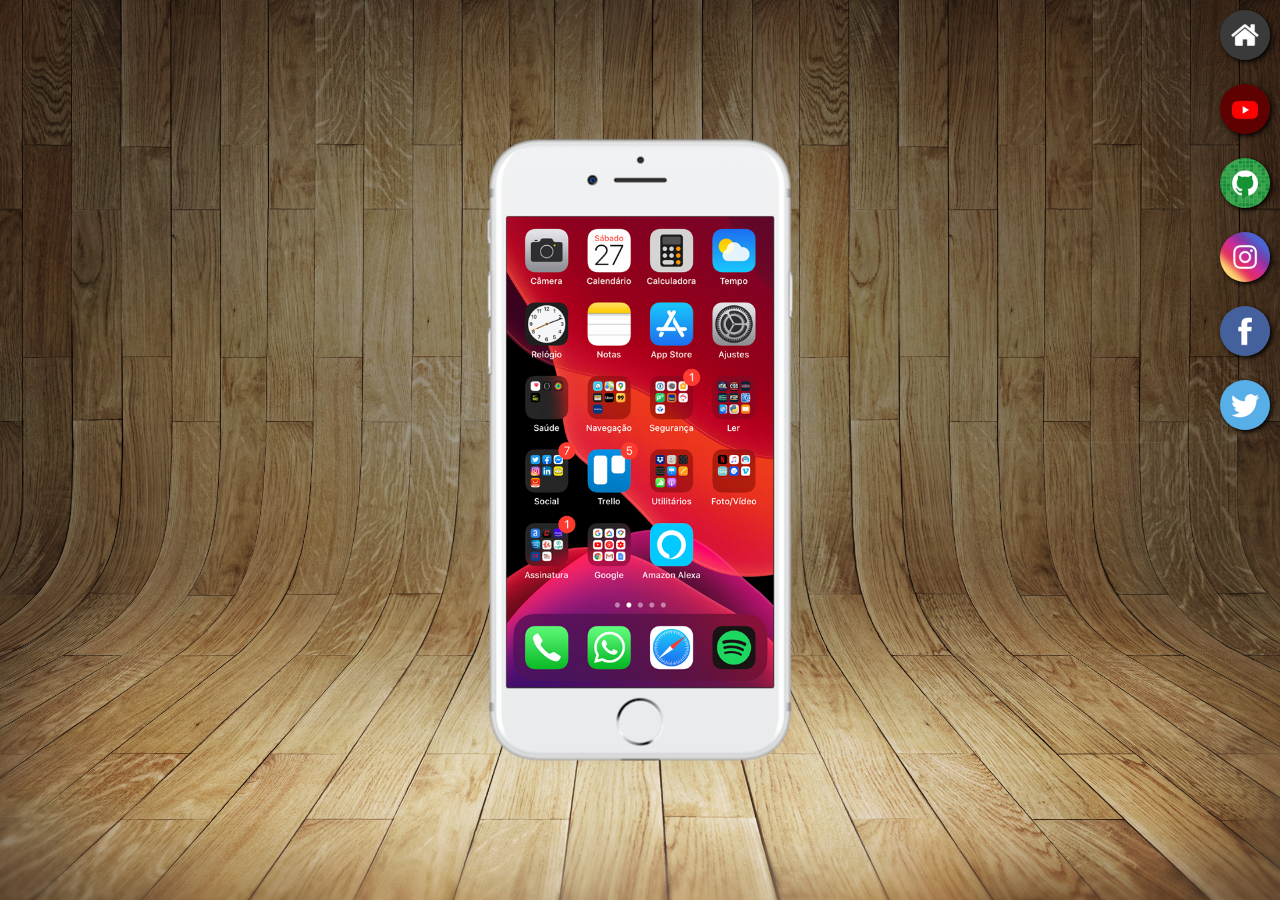
<file: index.html>
<!DOCTYPE html>
<html lang="pt-br">
<head>
    <meta charset="UTF-8">
    <meta name="viewport" content="width=device-width, initial-scale=1.0">
    <title>Projeto Rede Sociais</title>
    <link rel="shortcut icon" href="favicon.ico" type="image/x-icon">
    <link rel="stylesheet" href="estilos/style.css">
</head>
<body>
    <main>
        <section id="telefone">
            <iframe src="home.html" name="tela" id="tela" frameborder="0">
                Seu navegador não é compativél com isso!
            </iframe>

        </section>
        <section id="redes">
            <a href="home.html" target="tela"><img src="imagens/logo-home.jpg" alt="Home"></a><br>
            <a href="youtube.html" target="tela"><img src="imagens/logo-youtube.jpg" alt="Youtube"></a><br>
            <a href="github.html" target="tela"><img src="imagens/logo-github.jpg" alt="GitHub"></a><br>
            <a href="instagram.html" target="tela"><img src="imagens/logo-instagram.jpg" alt="Instagram"></a><br>
            <a href="facebook.html" target="tela"><img src="imagens/logo-facebook.jpg" alt="Facebook"></a><br>
            <a href="#" target="tela"><img src="imagens/logo-twitter.jpg" alt="Twitter"></a>

        </section>
    </main>
</body>
</html>
</file>
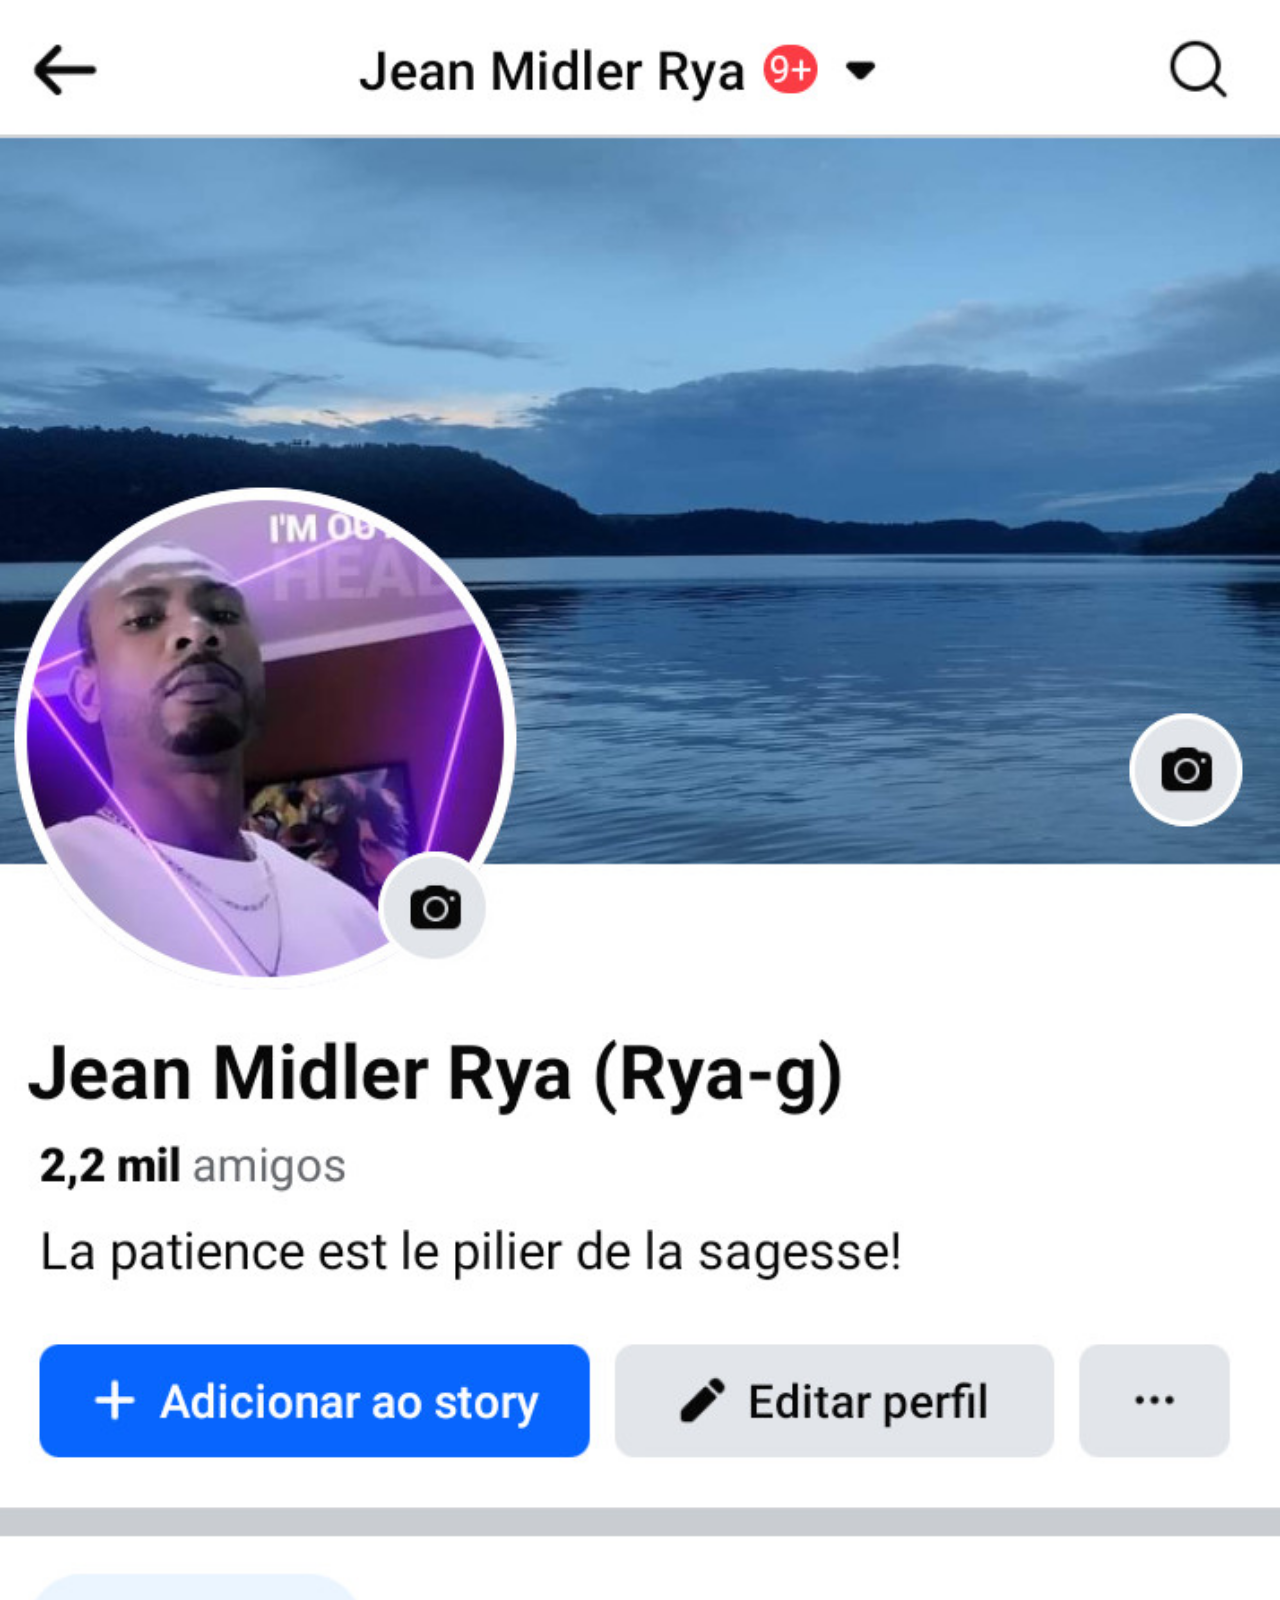
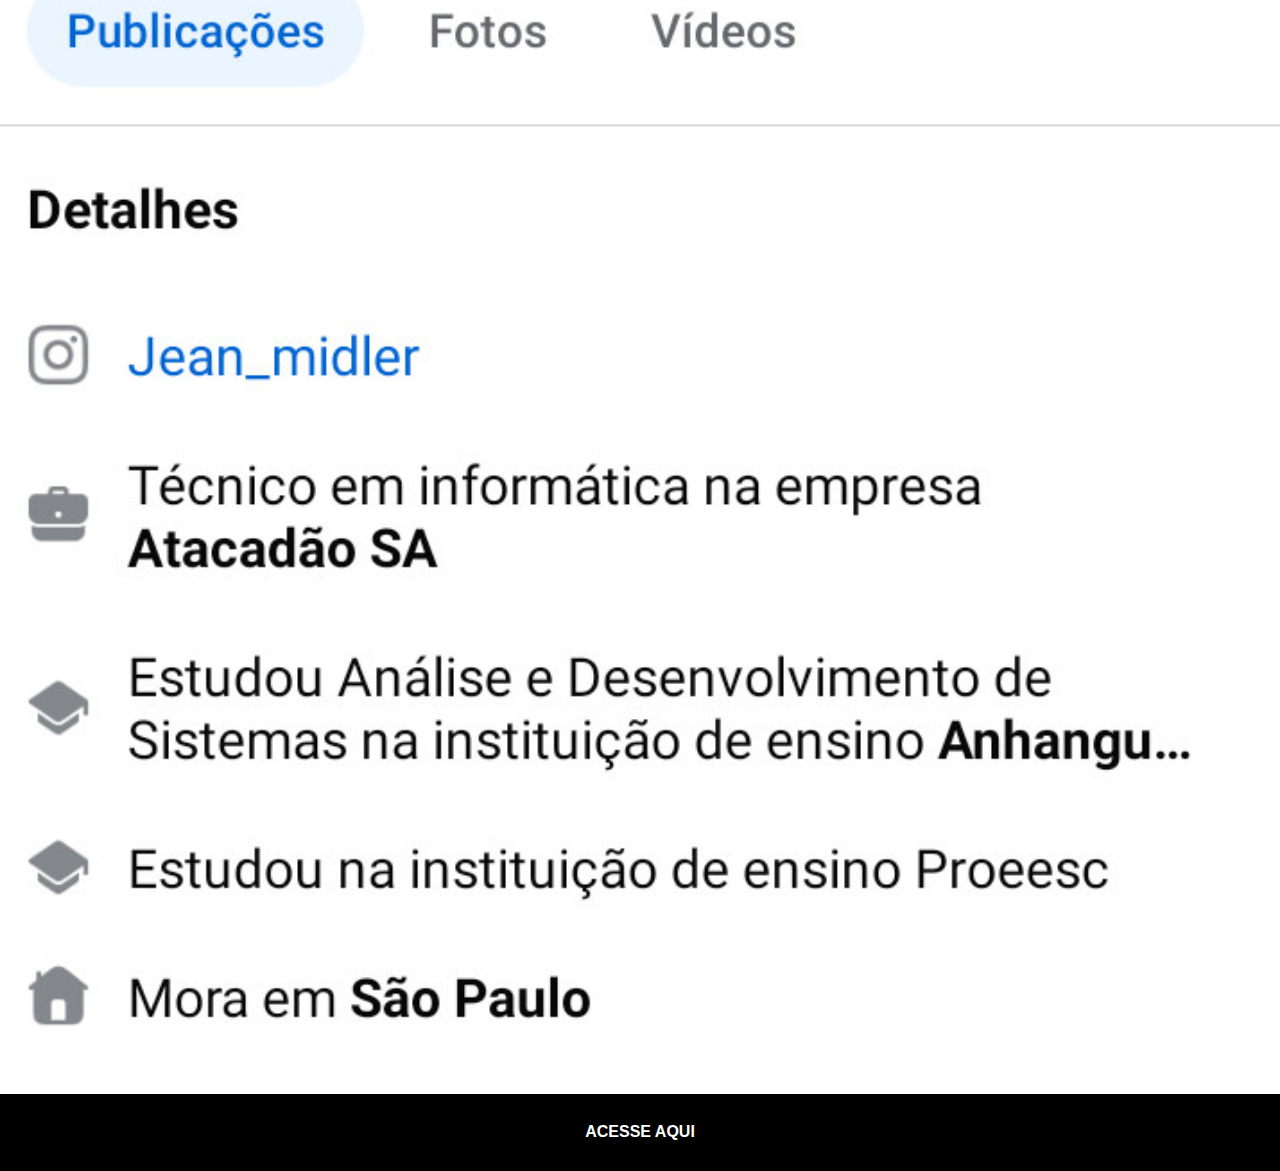
<file: facebook.html>
<!DOCTYPE html>
<html lang="pt-br">
<head>
    <meta charset="UTF-8">
    <meta name="viewport" content="width=device-width, initial-scale=1.0">
    <title>Facebook</title>
    <link rel="stylesheet" href="estilos/social.css">
</head>
<body>
    <img src="imagens/jeanfacebook.jpg" alt="imagem facebook">
    <a href="https://www.facebook.com/jeanmidler.rya/" target="_blank">ACESSE AQUI</a>
    
</body>
</html>
</file>
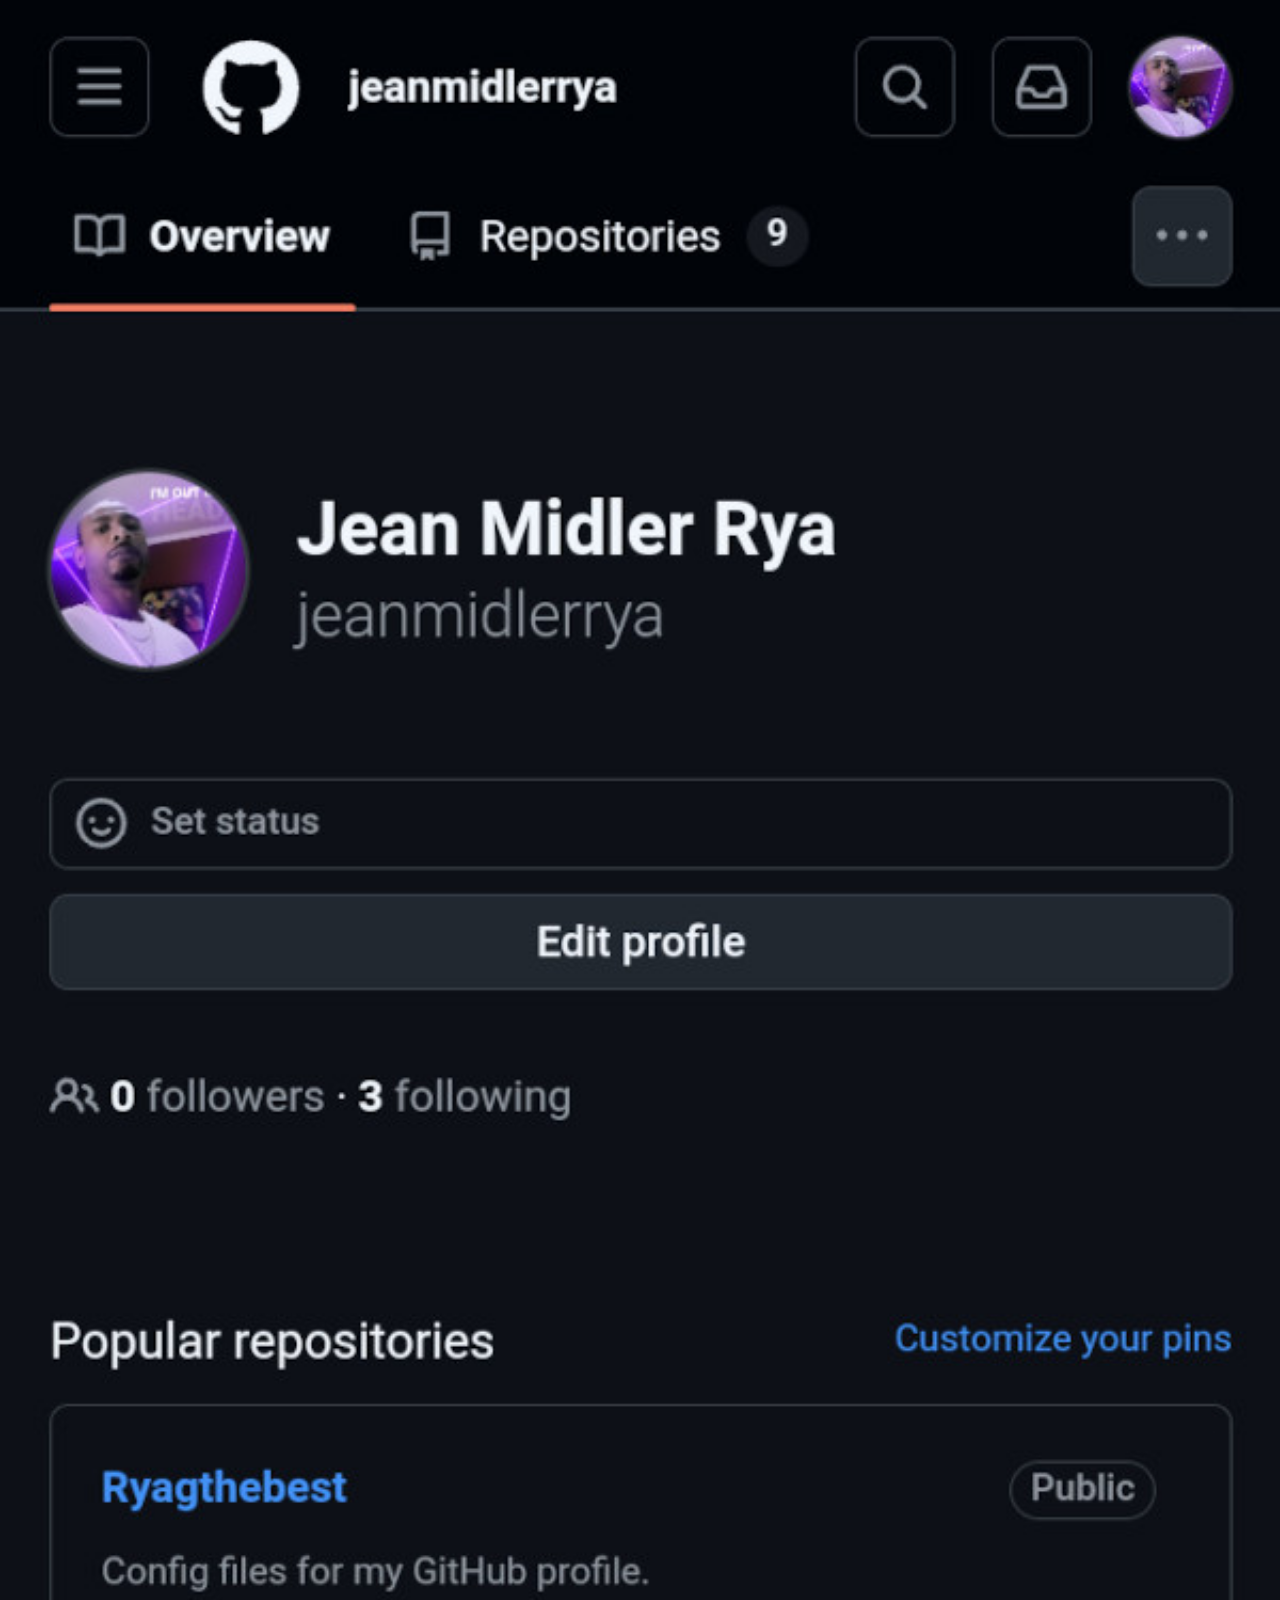
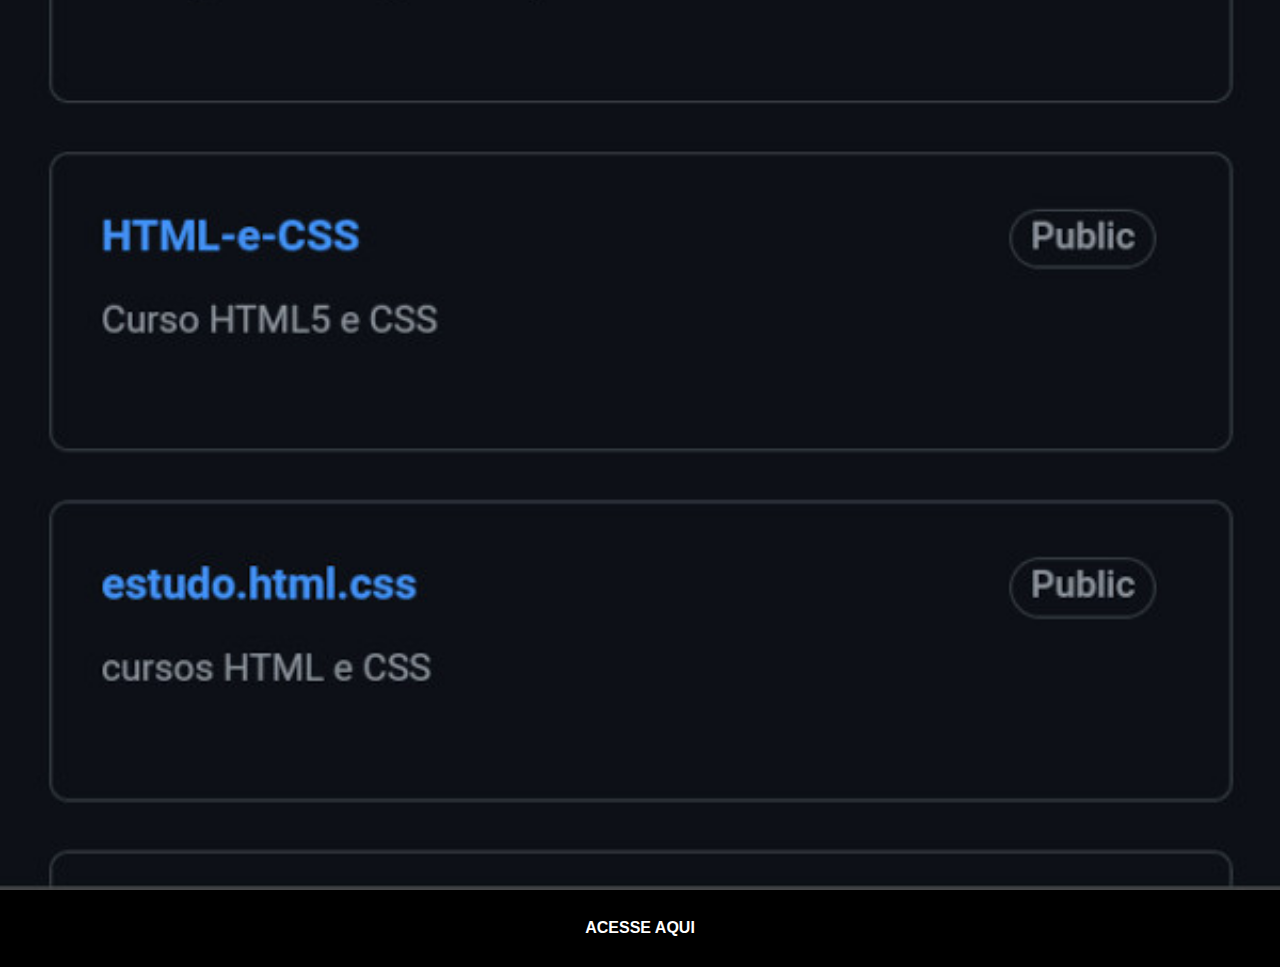
<file: github.html>
<!DOCTYPE html>
<html lang="pt-br">
<head>
    <meta charset="UTF-8">
    <meta name="viewport" content="width=device-width, initial-scale=1.0">
    <title>Github</title>
    <link rel="stylesheet" href="estilos/social.css">
</head>
<body>
    <img src="imagens/jean_github.jpg" alt="imagem github">
    <a href="https://github.com/jeanmidlerrya" target="_blank">ACESSE AQUI</a>
</body>
</html>
</file>
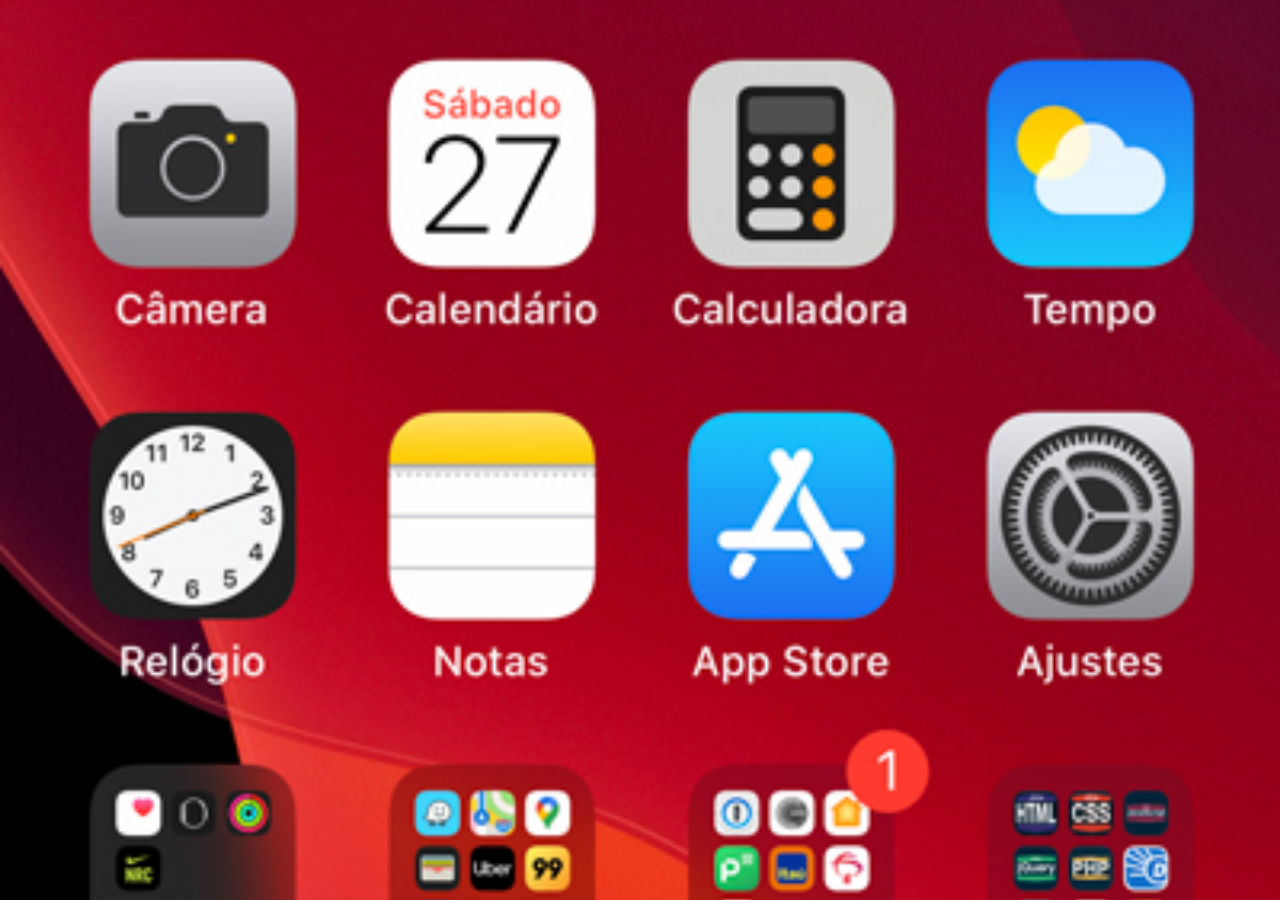
<file: home.html>
<!DOCTYPE html>
<html lang="pt-br">
<head>
    <meta charset="UTF-8">
    <meta name="viewport" content="width=device-width, initial-scale=1.0">
    <title>Home</title>
    <style>
        * {
            margin: 0px;
            padding: 0px;
        }
        body {
            width: 100vw;
            height: 100vh;
            background: black url('imagens/tela-home.jpg') no-repeat top center;
            background-size: cover;
        }
    </style>
</head>
<body>
    
</body>
</html>
</file>
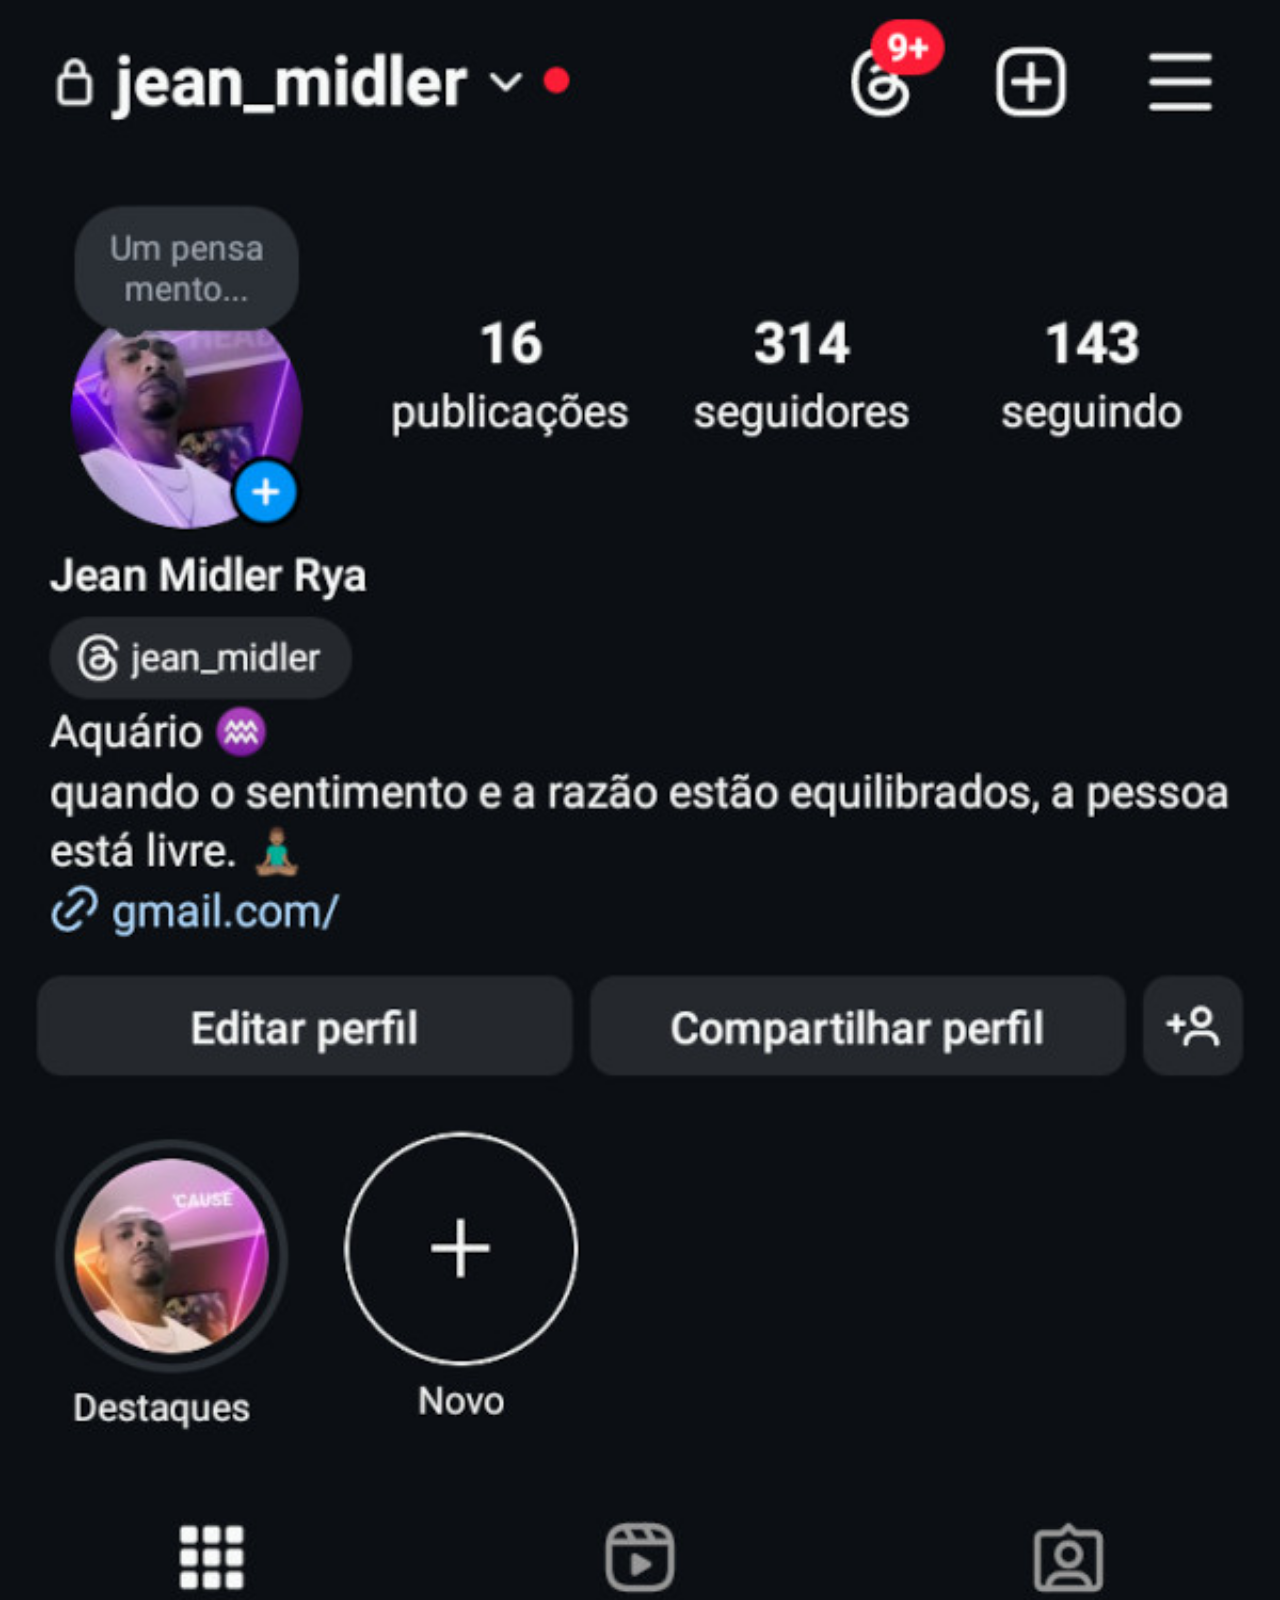
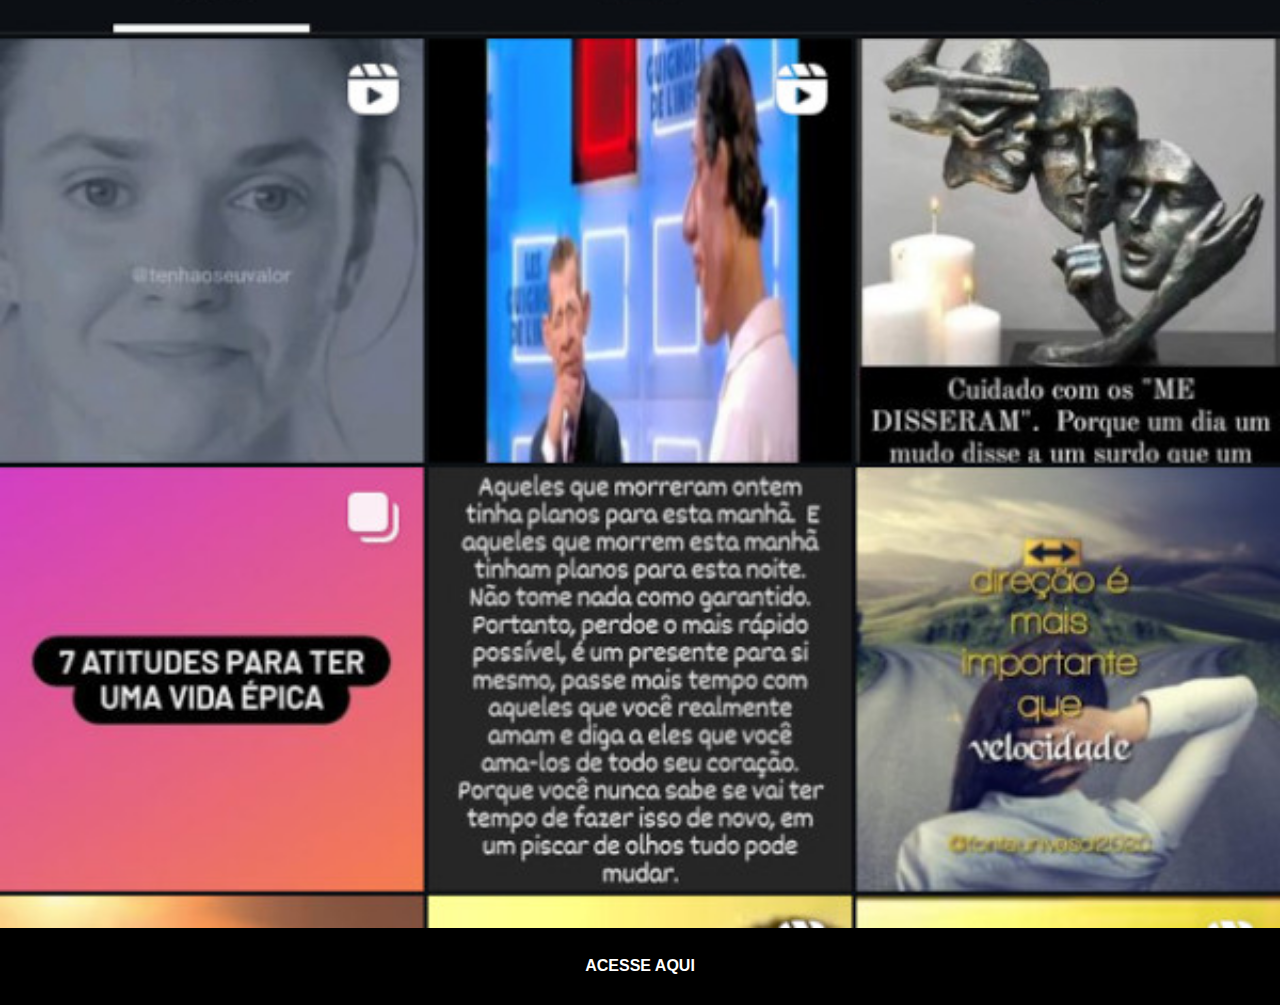
<file: instagram.html>
<!DOCTYPE html>
<html lang="pt-br">
<head>
    <meta charset="UTF-8">
    <meta name="viewport" content="width=device-width, initial-scale=1.0">
    <title>Instagram</title>
    <link rel="stylesheet" href="estilos/social.css">
</head>
<body>
    <img src="imagens/instajean.jpg" alt="imagem instagram">
    <a href="https://www.instagram.com/jean_midler/" target="_blank">ACESSE AQUI</a>
</body>
</html>
</file>
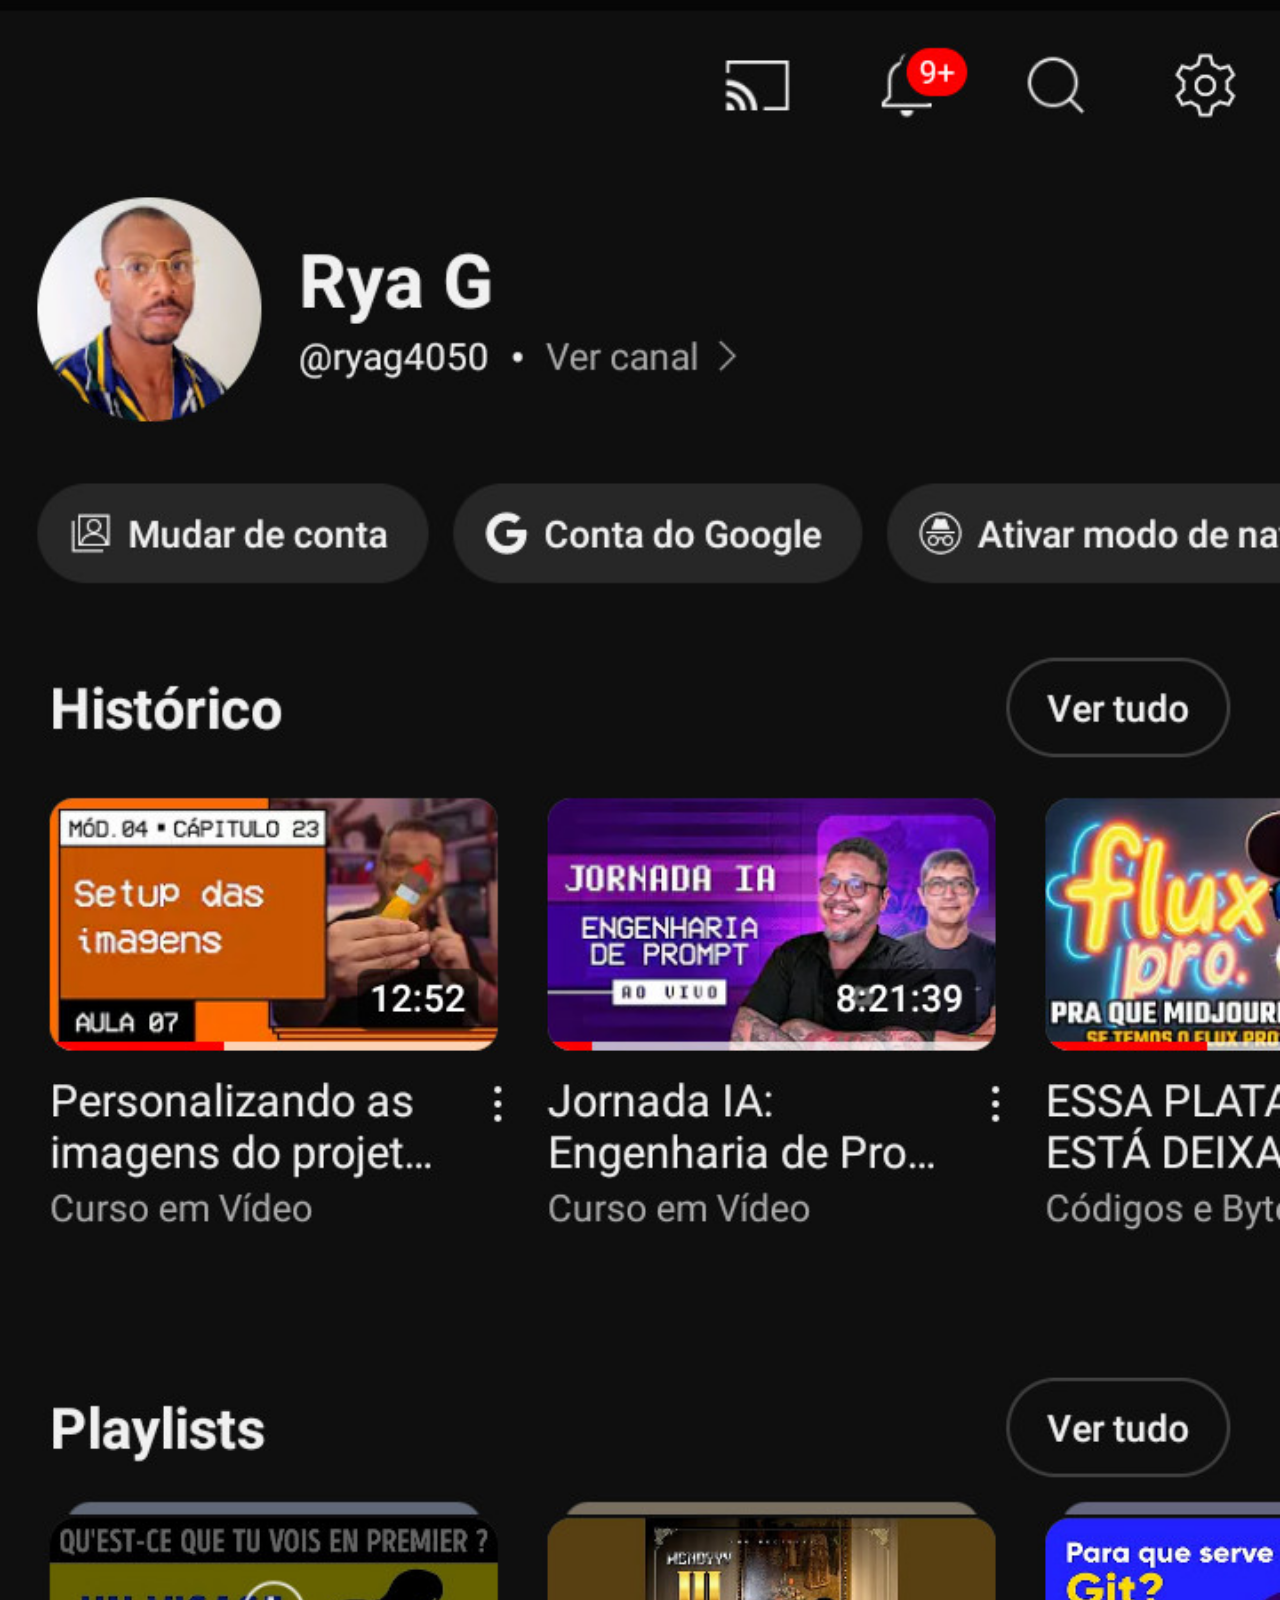
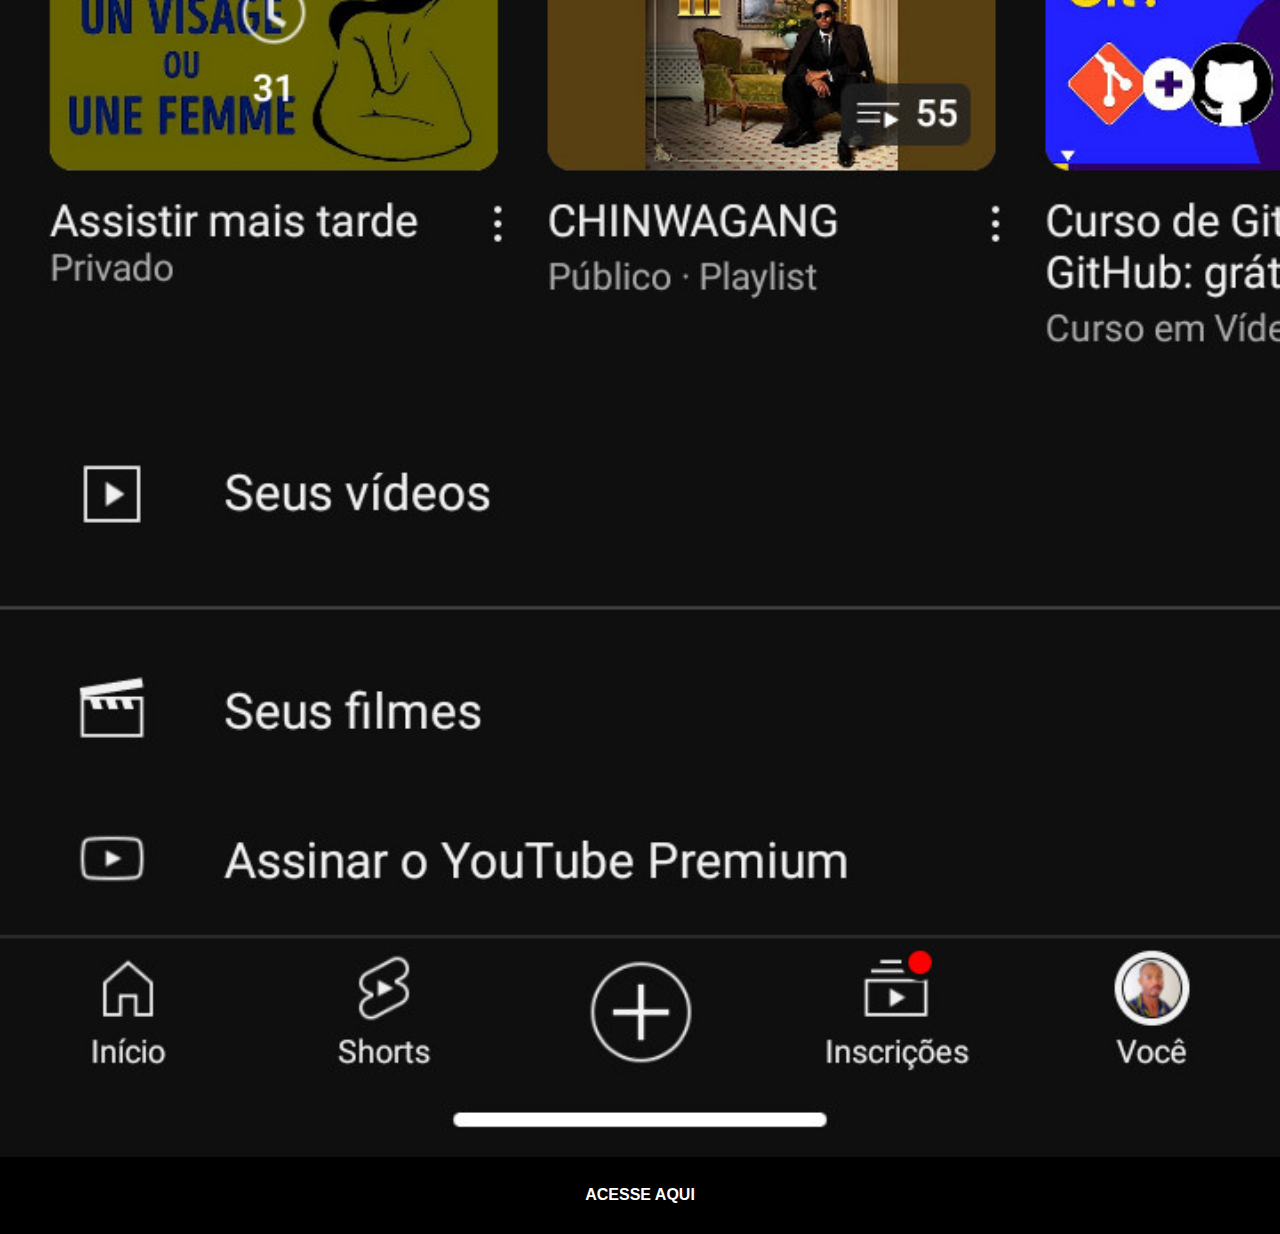
<file: youtube.html>
<!DOCTYPE html>
<html lang="ept-br">
<head>
    <meta charset="UTF-8">
    <meta name="viewport" content="width=device-width, initial-scale=1.0">
    <title>Youbube</title>
    <link rel="stylesheet" href="estilos/social.css">
</head>
<body>
    <img src="imagens/jean_youtube.jpg" alt="imagem youtube">
    <a href="https://www.youtube.com/@ryag4050" target="_blank">ACESSE AQUI</a>
</body>
</html>
</file>
<file: estilos/style.css>
@charset "UTF-8";

* {
    margin: 0px;
    padding: 0px;
    font-family: Arial, Helvetica, sans-serif;
}

html, body {
    height: 100vh;
    width: 100vw;
    background-color: black;
}

body {
    background: url('../imagens/fundo-madeira.jpg') no-repeat top center;
    background-size: cover;
    background-attachment: fixed;
}

main {
    height: 100vh;
    position: relative;
}

section#telefone {
    position: absolute;
    height: 627px;
    width: 311px;
    top: 50%;
    left: 50%;
    transform: translate(-50%, -50%);
    background: url('../imagens/frame-iphone.png') no-repeat;
}

iframe#tela {
    position: relative;
    top: 80px;
    left: 22px;
    width: 267px;
    height: 471px;
}

section#redes img {
    width: 50px;
    margin: 10px;
    border-radius: 50%;
    box-shadow: 2px 2px 5px black;
    box-sizing: border-box;
}

section#redes {
    text-align: right;
}

section#redes img:hover {
    border: 1px solid white;
    transform: translate(-3px, -3px);
    box-shadow: 3px 3px 10px black;
    transition: transform .3s border 2s;
}
</file>
<file: estilos/social.css>
@charset "UTF-8";

* {
    margin: 0px;
    padding: 0px;
    font-family: Arial, Helvetica, sans-serif;
}

::-webkit-scrollbar {
    width: 0px;
    height: 0px;
}

img {
    width: 100vw;

}

a {
    display: block;
    background-color: black;
    color: white;
    margin-top: -5px;
    padding: 30px;
    text-align: center;
    font-weight: bolder;
    text-decoration: none;

}

a:hover {
    text-decoration: underline;
}
</file>
